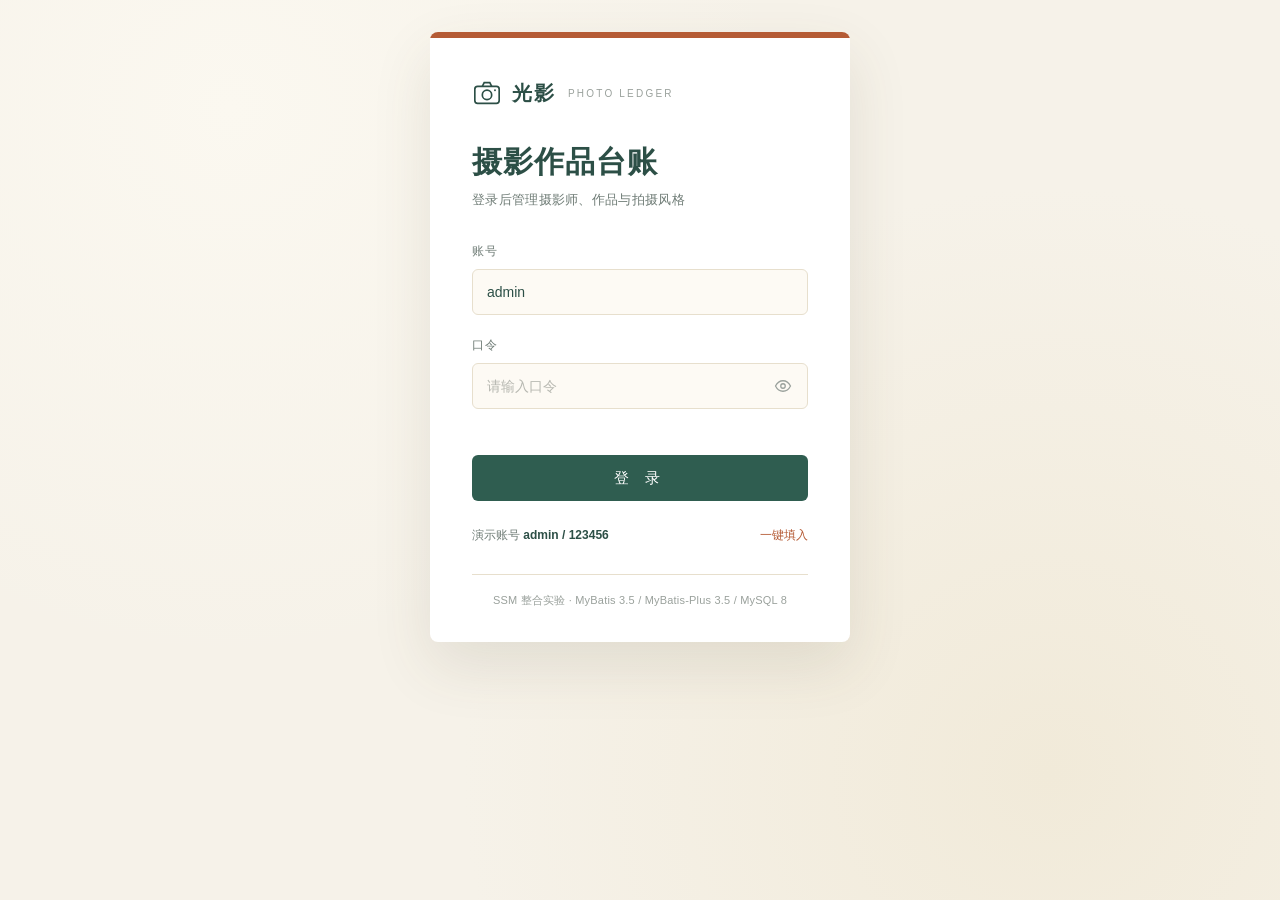
<file: src/main/webapp/index.html>
<!DOCTYPE html>
<html lang="zh-CN">
<head>
  <meta charset="UTF-8">
  <meta name="viewport" content="width=device-width, initial-scale=1.0">
  <title>摄影作品台账 - 登录</title>
  <link rel="stylesheet" href="assets/styles.css">
</head>
<body>
  <main class="login-card">
    <div class="brand">
      <svg class="brand-icon" viewBox="0 0 32 32" fill="none" stroke="currentColor" stroke-width="1.8">
        <rect x="3" y="9" width="26" height="18" rx="3"/>
        <path d="M11 9l2-4h6l2 4"/>
        <circle cx="16" cy="18" r="5"/>
        <circle cx="24.5" cy="13" r="1" fill="currentColor" stroke="none"/>
      </svg>
      <span class="brand-name">光影</span>
      <span class="brand-en">Photo Ledger</span>
    </div>

    <h1>摄影作品台账</h1>
    <p class="subtitle">登录后管理摄影师、作品与拍摄风格</p>

    <form id="login-form" novalidate>
      <div class="field">
        <label for="account">账号</label>
        <div class="input-wrap">
          <input id="account" name="account" type="text" value="admin" autocomplete="username" placeholder="请输入账号">
        </div>
      </div>

      <div class="field">
        <label for="password">口令</label>
        <div class="input-wrap">
          <input id="password" name="password" type="password" autocomplete="current-password" placeholder="请输入口令">
          <button class="toggle-password" id="toggle-password" type="button" aria-label="显示口令">
            <svg viewBox="0 0 24 24" fill="none" stroke="currentColor" stroke-width="1.7">
              <path d="M2 12s3.5-7 10-7 10 7 10 7-3.5 7-10 7S2 12 2 12z"/>
              <circle cx="12" cy="12" r="3"/>
            </svg>
          </button>
        </div>
      </div>

      <p class="hint" id="hint" role="alert"></p>

      <button class="submit-btn" type="submit">登 录</button>
    </form>

    <div class="demo-row">
      <span>演示账号 <strong>admin / 123456</strong></span>
      <button class="fill-btn" id="fill-demo" type="button">一键填入</button>
    </div>

    <div class="divider"></div>
    <div class="footer">SSM 整合实验 · MyBatis 3.5 / MyBatis-Plus 3.5 / MySQL 8</div>
  </main>

  <script src="assets/app.js"></script>
</body>
</html>
</file>
<file: src/main/webapp/assets/styles.css>
:root {
  --bg: #f6f2e9;
  --bg-glow: #fbf8f0;
  --card: #ffffff;
  --ink: #2c4f46;
  --ink-soft: #6f7c76;
  --muted: #9aa19c;
  --line: #e7dfcd;
  --field: #fdfaf4;
  --accent: #b55b35;
  --accent-soft: #c97a56;
  --primary: #2f5d50;
  --primary-hover: #264c42;
  --danger: #b64a3a;
  --shadow: 0 24px 60px rgba(83, 72, 50, 0.12);
}

* {
  box-sizing: border-box;
}

html,
body {
  margin: 0;
  min-height: 100%;
}

body {
  font-family: "PingFang SC", "Microsoft YaHei", "Noto Sans SC", Arial, sans-serif;
  color: var(--ink);
  background:
    radial-gradient(circle at 18% 12%, var(--bg-glow) 0, transparent 42%),
    radial-gradient(circle at 82% 86%, #f1ead9 0, transparent 45%),
    var(--bg);
  display: flex;
  align-items: center;
  justify-content: center;
  padding: 32px 16px;
}

.login-card {
  position: relative;
  width: 100%;
  max-width: 420px;
  background: var(--card);
  border-radius: 8px;
  box-shadow: var(--shadow);
  padding: 46px 42px 34px;
  overflow: hidden;
  animation: rise 0.6s ease-out both;
}

.login-card::before {
  content: "";
  position: absolute;
  inset: 0 0 auto 0;
  height: 6px;
  background: var(--accent);
}

@keyframes rise {
  from {
    opacity: 0;
    transform: translateY(14px);
  }
  to {
    opacity: 1;
    transform: translateY(0);
  }
}

.brand {
  display: flex;
  align-items: center;
  gap: 10px;
  margin-bottom: 34px;
}

.brand-icon {
  width: 30px;
  height: 30px;
  color: var(--ink);
  flex: 0 0 auto;
}

.brand-name {
  font-size: 20px;
  font-weight: 600;
  letter-spacing: 2px;
  color: var(--ink);
}

.brand-en {
  font-size: 10px;
  letter-spacing: 2.2px;
  color: var(--muted);
  text-transform: uppercase;
  margin-left: 2px;
  align-self: center;
}

h1 {
  margin: 0 0 8px;
  font-size: 30px;
  font-weight: 600;
  letter-spacing: 1px;
  color: var(--ink);
}

.subtitle {
  margin: 0 0 34px;
  font-size: 13px;
  color: var(--ink-soft);
  letter-spacing: 0.3px;
}

.field {
  margin-bottom: 22px;
}

.field label {
  display: block;
  font-size: 12px;
  color: var(--ink-soft);
  margin-bottom: 9px;
  letter-spacing: 0.5px;
}

.input-wrap {
  position: relative;
}

input[type="text"],
input[type="password"] {
  width: 100%;
  height: 46px;
  padding: 0 44px 0 14px;
  border: 1px solid var(--line);
  border-radius: 6px;
  background: var(--field);
  color: var(--ink);
  font-size: 14px;
  font-family: inherit;
  outline: none;
  transition: border-color 0.2s, box-shadow 0.2s, background 0.2s;
}

input::placeholder {
  color: #b7b8b1;
}

input:focus {
  border-color: var(--primary);
  background: #ffffff;
  box-shadow: 0 0 0 3px rgba(47, 93, 80, 0.1);
}

.toggle-password {
  position: absolute;
  right: 12px;
  top: 50%;
  transform: translateY(-50%);
  width: 26px;
  height: 26px;
  border: 0;
  background: transparent;
  color: var(--muted);
  cursor: pointer;
  display: grid;
  place-items: center;
  padding: 0;
}

.toggle-password:hover {
  color: var(--ink);
}

.toggle-password svg {
  width: 18px;
  height: 18px;
}

.hint {
  min-height: 18px;
  margin: -8px 0 14px;
  font-size: 12px;
  color: var(--danger);
}

.submit-btn {
  width: 100%;
  height: 46px;
  border: 0;
  border-radius: 6px;
  background: var(--primary);
  color: #fff;
  font-size: 15px;
  letter-spacing: 6px;
  font-family: inherit;
  cursor: pointer;
  transition: background 0.2s, transform 0.1s;
}

.submit-btn:hover {
  background: var(--primary-hover);
}

.submit-btn:active {
  transform: translateY(1px);
}

.demo-row {
  display: flex;
  align-items: center;
  justify-content: space-between;
  margin-top: 22px;
  font-size: 12px;
  color: var(--ink-soft);
}

.demo-row strong {
  color: var(--ink);
  font-weight: 600;
}

.fill-btn {
  border: 0;
  background: transparent;
  color: var(--accent);
  font-size: 12px;
  cursor: pointer;
  padding: 4px 0;
  font-family: inherit;
}

.fill-btn:hover {
  color: var(--accent-soft);
  text-decoration: underline;
}

.divider {
  height: 1px;
  background: var(--line);
  margin: 26px 0 18px;
}

.footer {
  text-align: center;
  font-size: 11px;
  color: var(--muted);
  letter-spacing: 0.2px;
}

/* ---------- 登录后页面 ---------- */
.dashboard {
  width: 100%;
  max-width: 960px;
  margin: 0 auto;
  animation: rise 0.5s ease-out both;
}

.dashboard-header {
  display: flex;
  align-items: center;
  justify-content: space-between;
  padding: 18px 24px;
  background: var(--card);
  border-radius: 8px;
  box-shadow: var(--shadow);
  border-top: 4px solid var(--accent);
}

.dashboard-header .brand {
  margin: 0;
}

.logout-btn {
  border: 1px solid var(--line);
  background: var(--field);
  color: var(--ink-soft);
  border-radius: 6px;
  padding: 8px 14px;
  font-size: 12px;
  cursor: pointer;
  font-family: inherit;
}

.logout-btn:hover {
  border-color: var(--primary);
  color: var(--primary);
}

.dashboard-body {
  margin-top: 22px;
  background: var(--card);
  border-radius: 8px;
  box-shadow: var(--shadow);
  padding: 28px 24px 24px;
}

.dashboard-body h2 {
  margin: 0 0 6px;
  font-size: 22px;
  font-weight: 600;
}

.dashboard-body .desc {
  margin: 0 0 24px;
  font-size: 13px;
  color: var(--ink-soft);
}

.stats {
  display: grid;
  grid-template-columns: repeat(3, 1fr);
  gap: 14px;
  margin-bottom: 26px;
}

.stat {
  background: var(--field);
  border: 1px solid var(--line);
  border-radius: 8px;
  padding: 16px 18px;
}

.stat .num {
  font-size: 26px;
  font-weight: 600;
  color: var(--primary);
}

.stat .label {
  font-size: 12px;
  color: var(--ink-soft);
  margin-top: 4px;
}

table {
  width: 100%;
  border-collapse: collapse;
  font-size: 13px;
}

th,
td {
  text-align: left;
  padding: 12px 10px;
  border-bottom: 1px solid var(--line);
}

th {
  color: var(--ink-soft);
  font-weight: 500;
  background: #faf7f0;
}

.status {
  display: inline-block;
  padding: 3px 9px;
  border-radius: 20px;
  font-size: 11px;
  background: #e8f1ed;
  color: var(--primary);
}

.status.off {
  background: #f4e7e2;
  color: var(--accent);
}

@media (max-width: 560px) {
  body {
    padding: 20px 12px;
  }

  .login-card {
    padding: 40px 24px 28px;
  }

  .stats {
    grid-template-columns: 1fr;
  }

  .dashboard-header {
    flex-direction: column;
    gap: 14px;
    align-items: flex-start;
  }

  .dashboard-body {
    overflow-x: auto;
  }
}
</file>
